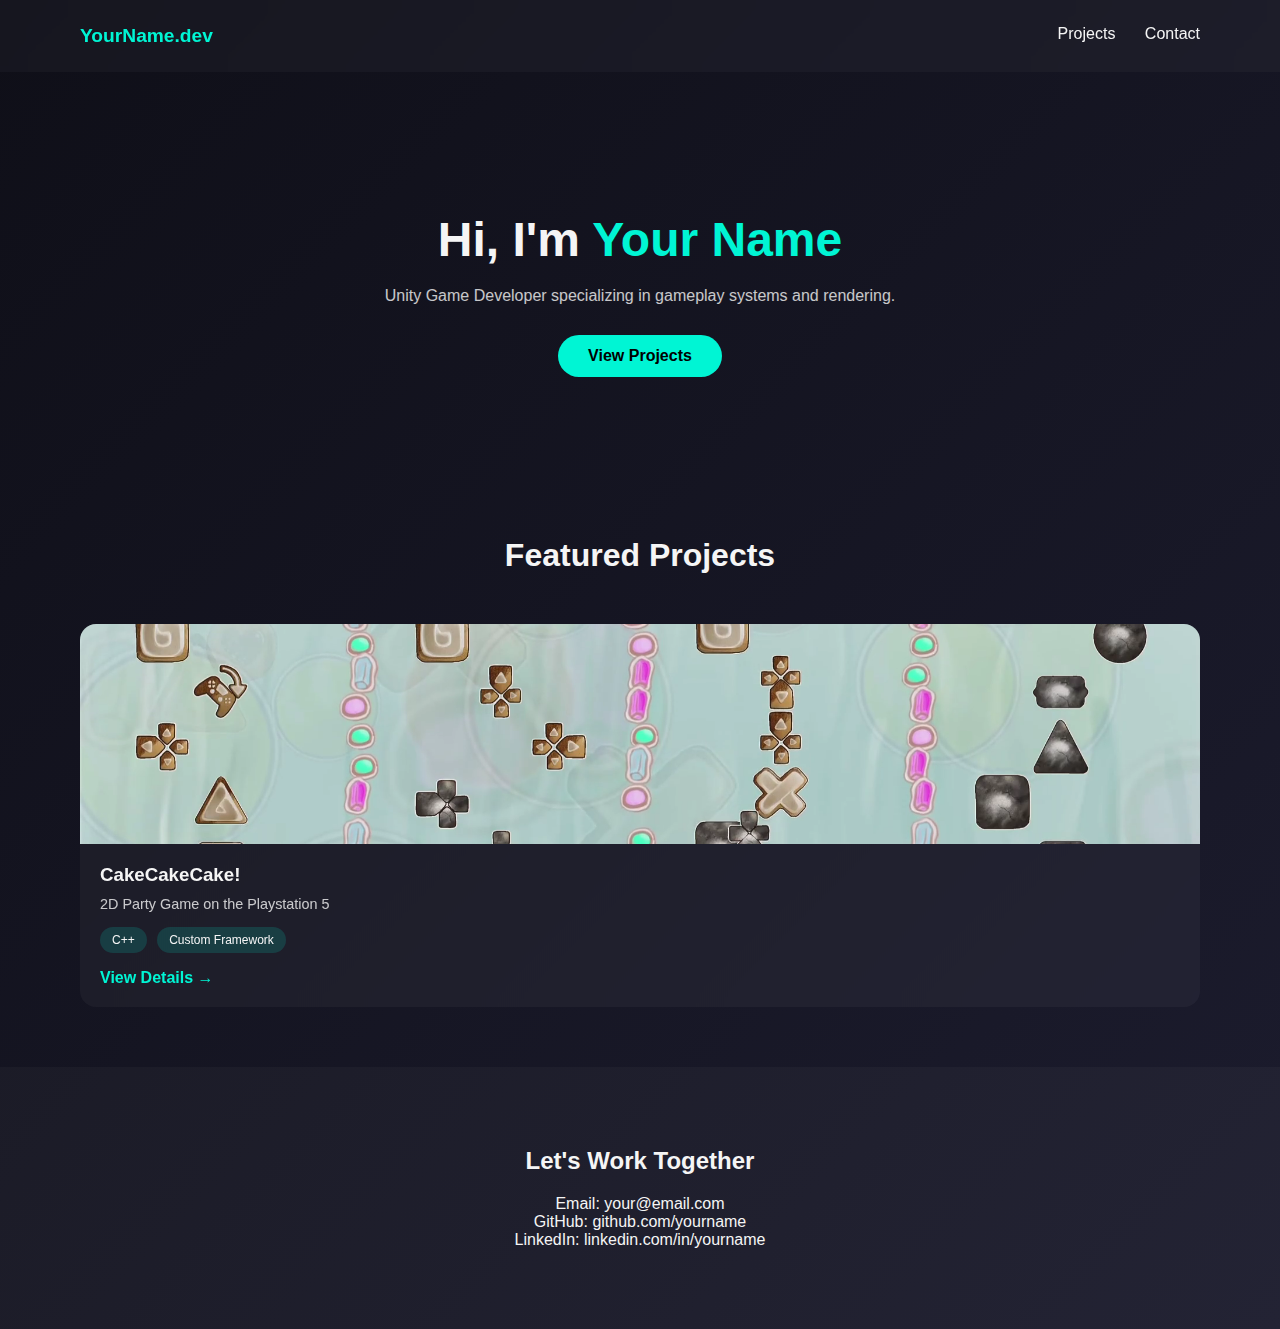
<file: html/index.html>
<!DOCTYPE html>
<html lang="en">
<head>
    <meta charset="UTF-8">
    <title>Your Name | Game Developer</title>
    <link rel="stylesheet" href="../css/style.css">
</head>
<body>

    <header class="navbar">
        <div class="logo">YourName.dev</div>
        <nav>
            <a href="#projects">Projects</a>
            <a href="#contact">Contact</a>
        </nav>
    </header>

    <!-- HERO -->
    <section class="hero">
        <h1>Hi, I'm <span>Your Name</span></h1>
        <p>Unity Game Developer specializing in gameplay systems and rendering.</p>
        <a href="#projects" class="btn">View Projects</a>
    </section>

    <!-- PROJECTS -->
    <section id="projects" class="projects">
        <h2>Featured Projects</h2>

        <div class="project-grid">

            <!-- PROJECT CARD -->
            <div class="project-card">
                <img src="../images/cakecakecake.png" alt="Project Screenshot">
                <div class="project-content">
                    <h3>CakeCakeCake!</h3>
                    <p>2D Party Game on the Playstation 5</p>
                    <div class="tags">
                        <span>C++</span>
                        <span>Custom Framework</span>
                    </div>
                    <a href="CakeCakeCake.html" class="project-link">View Details →</a>
                </div>
            </div>

            <!-- Duplicate this block for more projects -->

        </div>
    </section>

    <!-- CONTACT -->
    <section id="contact" class="contact">
        <h2>Let's Work Together</h2>
        <p>Email: your@email.com</p>
        <p>GitHub: github.com/yourname</p>
        <p>LinkedIn: linkedin.com/in/yourname</p>
    </section>

</body>
</html>
</file>
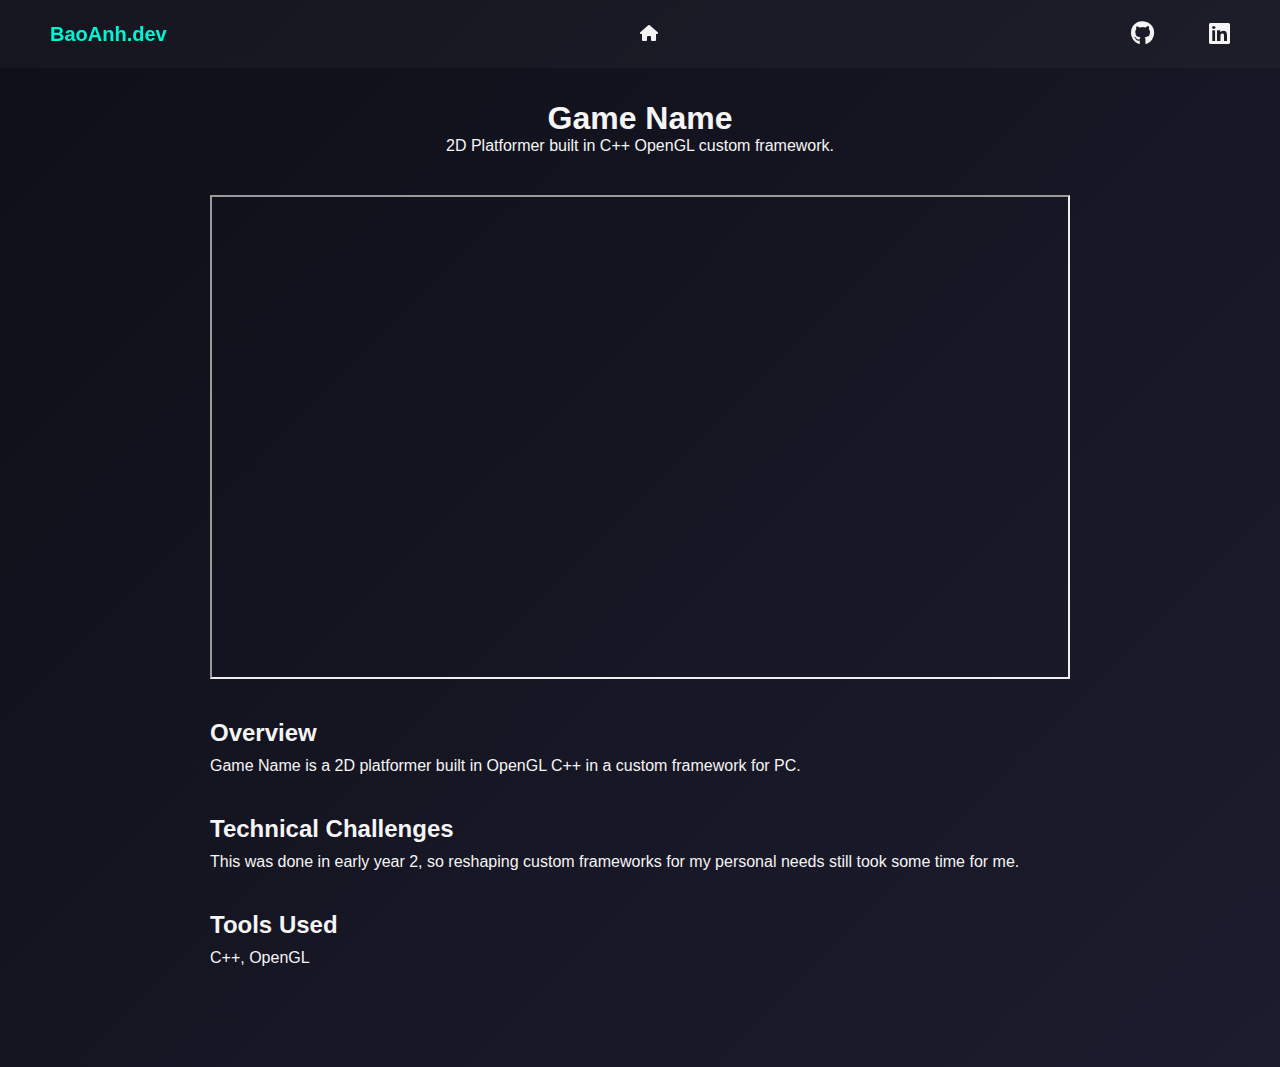
<file: gamename/gamename.html>
<!DOCTYPE html>
<html lang="en">

<head>
    <meta charset="UTF-8">
    <meta name="viewport" content="width=device-width, initial-scale=1.0">
    <title>Game Name</title>
    <link rel="stylesheet" href="../global.css">
    <link rel="stylesheet" href="https://cdnjs.cloudflare.com/ajax/libs/font-awesome/6.4.0/css/all.min.css">
</head>

<body>
    <header class="navbar">
        <div class="logo">BaoAnh.dev</div>
        <a href="../index.html" class="home-link">
            <i class="fa-solid fa-house"></i>
        </a>
        <div class="contact-icons">
            <a href="https://github.com/Uiskeee" target="_blank" title="GitHub">
                <i class="fab fa-github"></i>
            </a>
            <a href="https://www.linkedin.com/in/vodinhbaoanh/" target="_blank" title="LinkedIn">
                <i class="fab fa-linkedin"></i>
            </a>
        </div>
    </header>

    <section class="project-hero">
        <h1>Game Name</h1>
        <p>2D Platformer built in C++ OpenGL custom framework.</p>
    </section>

    <section class="project-details">

        <!-- VIDEO -->
        <div class="video-container">
            <iframe src="https://www.youtube.com/embed/LB4X8-I2TPo">
            </iframe>
        </div>

        <!-- DESCRIPTION -->
        <div class="project-description">
            <h2>Overview</h2>
            <p>
                Game Name is a 2D platformer built in OpenGL C++ in a custom framework for PC.
            </p>

            <h2>Technical Challenges</h2>
            <p>
                This was done in early year 2, so reshaping custom frameworks for my personal needs still took some time for me.
            </p>

            <h2>Tools Used</h2>
            <p>C++, OpenGL</p>

        </div>

    </section>

</body>

</html>
</file>
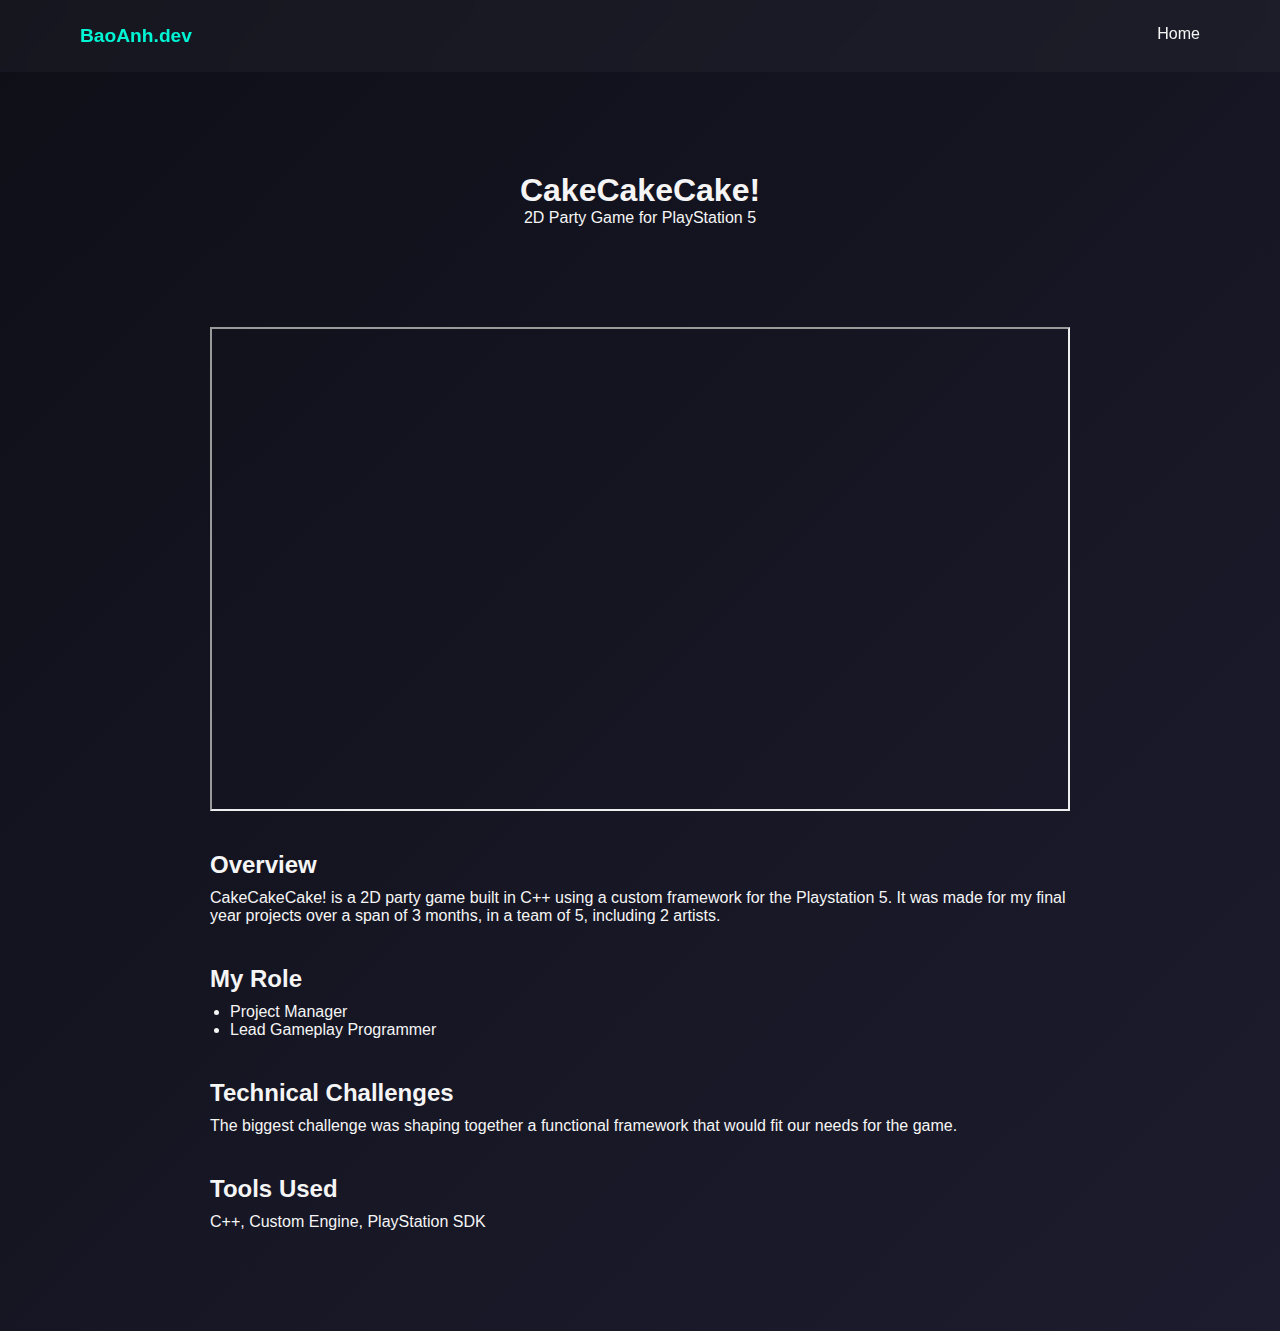
<file: html/CakeCakeCake.html>
<!DOCTYPE html>
<html lang="en">
<head>
    <meta charset="UTF-8">
    <title>CakeCakeCake! | Team Shiba</title>
    <link rel="stylesheet" href="../css/style.css">
</head>
<body>

<header class="navbar">
    <div class="logo">BaoAnh.dev</div>
    <nav>
        <a href="../index.html">Home</a>
    </nav>
</header>

<section class="project-hero">
    <h1>CakeCakeCake!</h1>
    <p>2D Party Game for PlayStation 5</p>
</section>

<section class="project-details">

    <!-- VIDEO -->
    <div class="video-container">
    <iframe 
        src="https://www.youtube.com/embed/JpJFQtiWUgE">
    </iframe>
    </div>

    <!-- DESCRIPTION -->
    <div class="project-description">
        <h2>Overview</h2>
        <p>
            CakeCakeCake! is a 2D party game built in C++ using a custom framework for the Playstation 5.
            It was made for my final year projects over a span of 3 months, in a team of 5, including 2 artists.
        </p>

        <h2>My Role</h2>
        <ul>
            <li>Project Manager</li>
            <li>Lead Gameplay Programmer</li>
        </ul>

        <h2>Technical Challenges</h2>
        <p>
            The biggest challenge was shaping together a functional framework that would fit our needs for the game.
        </p>

        <h2>Tools Used</h2>
        <p>C++, Custom Engine, PlayStation SDK</p>

    </div>

</section>

</body>
</html>
</file>
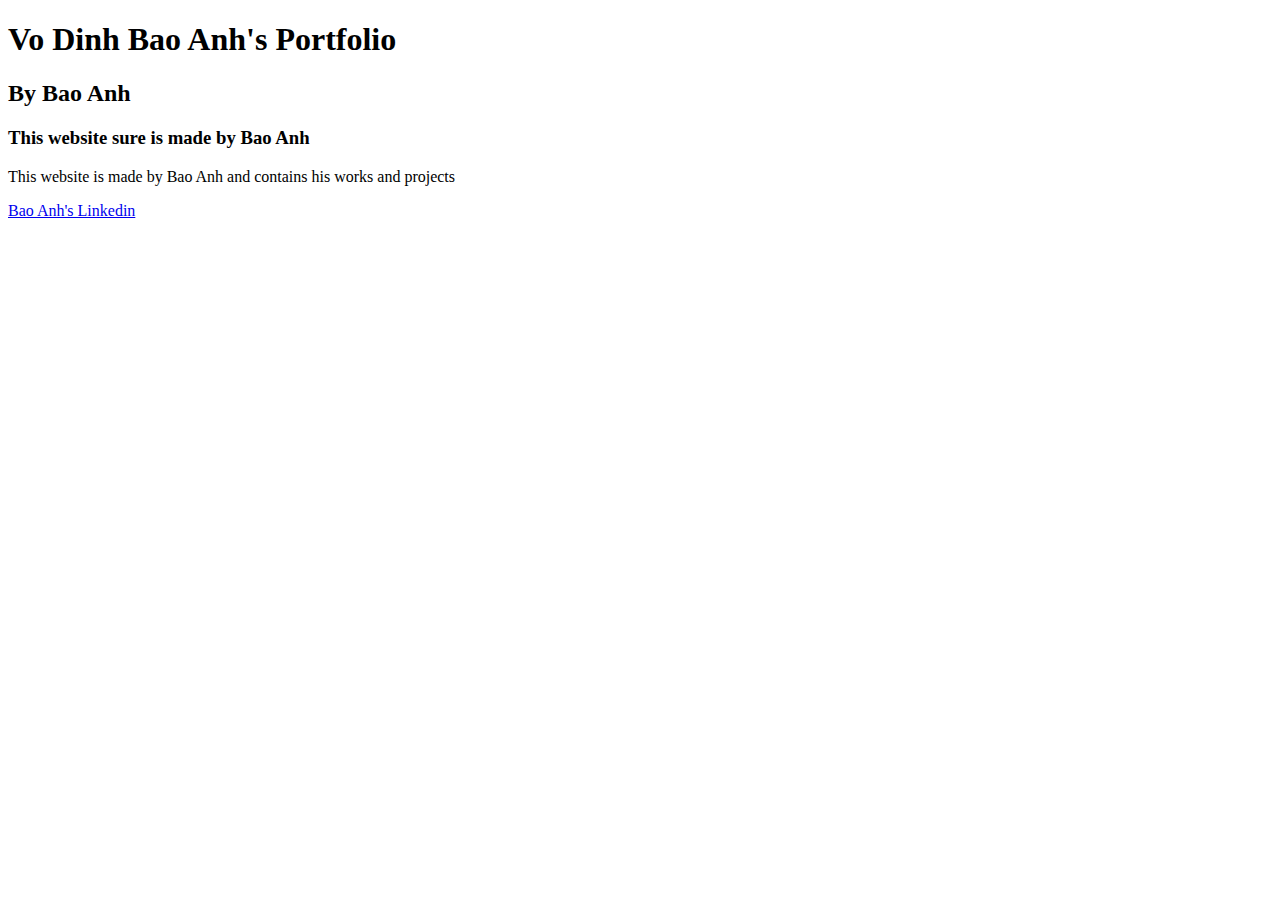
<file: html/porfolio.html>
<!DOCTYPE html>
<html lang="en">

<head>
    <title>Bao Anh's Portfolio</title>
</head>

<body>
    <h1>Vo Dinh Bao Anh's Portfolio</h1>
    <h2>By Bao Anh</h2>
    <h3>This website sure is made by Bao Anh</h3>

    <p>This website is made by Bao Anh and contains his works and projects</p>
    <a href="https://www.linkedin.com/in/vo-dinh-bao-anh-a9834a2ab/" target="_blank">Bao Anh's Linkedin</a>

</body>


</html>
</file>
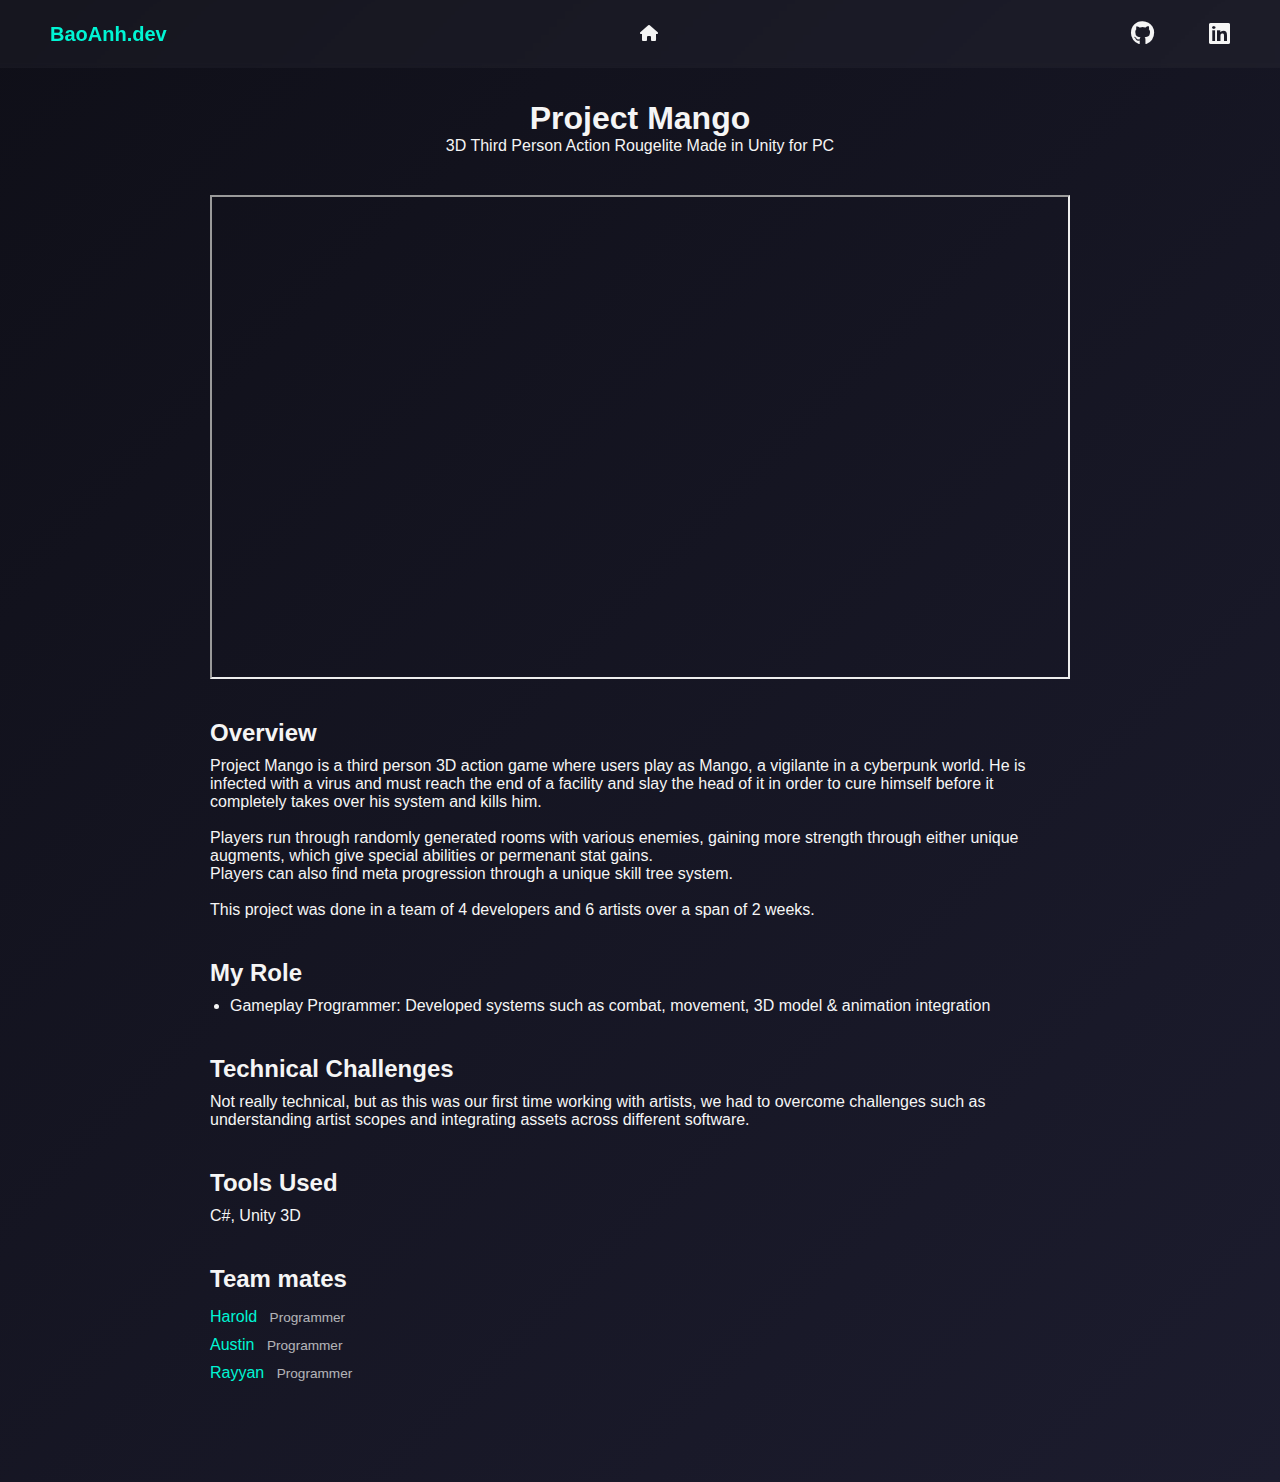
<file: projectmango/projectmango.html>
<!DOCTYPE html>
<html lang="en">

<head>
    <meta charset="UTF-8">
    <title>Project Mango</title>
    <link rel="stylesheet" href="../global.css">
    <link rel="stylesheet" href="https://cdnjs.cloudflare.com/ajax/libs/font-awesome/6.4.0/css/all.min.css">
</head>

<body>
    <header class="navbar">
        <div class="logo">BaoAnh.dev</div>
        <a href="../index.html" class="home-link">
            <i class="fa-solid fa-house"></i>
        </a>
        <div class="contact-icons">
            <a href="https://github.com/Uiskeee" target="_blank" title="GitHub">
                <i class="fab fa-github"></i>
            </a>
            <a href="https://linkedin.com/in/vo-dinh-bao-anh" target="_blank" title="LinkedIn">
                <i class="fab fa-linkedin"></i>
            </a>
        </div>
    </header>

    <section class="project-hero">
        <h1>Project Mango</h1>
        <p>3D Third Person Action Rougelite Made in Unity for PC</p>
    </section>

    <section class="project-details">

        <!-- VIDEO -->
        <div class="video-container">
            <iframe src="https://www.youtube.com/embed/N-50lH2UYYY">
            </iframe>
        </div>

        <!-- DESCRIPTION -->
        <div class="project-description">
            <h2>Overview</h2>
            <p>
                Project Mango is a third person 3D action game where users play as Mango, a vigilante in a cyberpunk world. He 
                is infected with a virus and must reach the end of a facility and slay the head of it in order to cure himself before
                it completely takes over his system and kills him.
                <br>
                <br>
                Players run through randomly generated rooms with various enemies, gaining more strength through either unique augments,
                which give special abilities or permenant stat gains.
                <br>
                Players can also find meta progression through a unique skill tree system.
            </p>

                <br>
            <p>
                This project was done in a team of 4 developers and 6 artists over a span of 2 weeks.
            </p>

            <h2>My Role</h2>
            <ul>
                <li>Gameplay Programmer: Developed systems such as combat, movement, 3D model & animation integration</li>
            </ul>

            <h2>Technical Challenges</h2>
            <p>
                Not really technical, but as this was our first time working with artists, we had to overcome challenges such as
                understanding artist scopes and integrating assets across different software.
            </p>

            <h2>Tools Used</h2>
            <p>C#, Unity 3D</p>

                        <h2>Team mates</h2>

            <div class="team-list">
                <div class="team-member">
                    <a href="https://www.linkedin.com/in/harold-tanoto-768b83291/" target="_blank">Harold</a>
                    <span class="role">Programmer</span>
                </div>

                <div class="team-member">
                    <a href="https://www.linkedin.com/in/austin-koh-a631b1312/" target="_blank">Austin</a>
                    <span class="role">Programmer</span>
                </div>

                <div class="team-member">
                    <a href="https://www.linkedin.com/in/rayyan-zalman-4945b5335/" target="_blank">Rayyan</a>
                    <span class="role">Programmer</span>
                </div>
            </div>

        </div>

    </section>

</body>

</html>
</file>
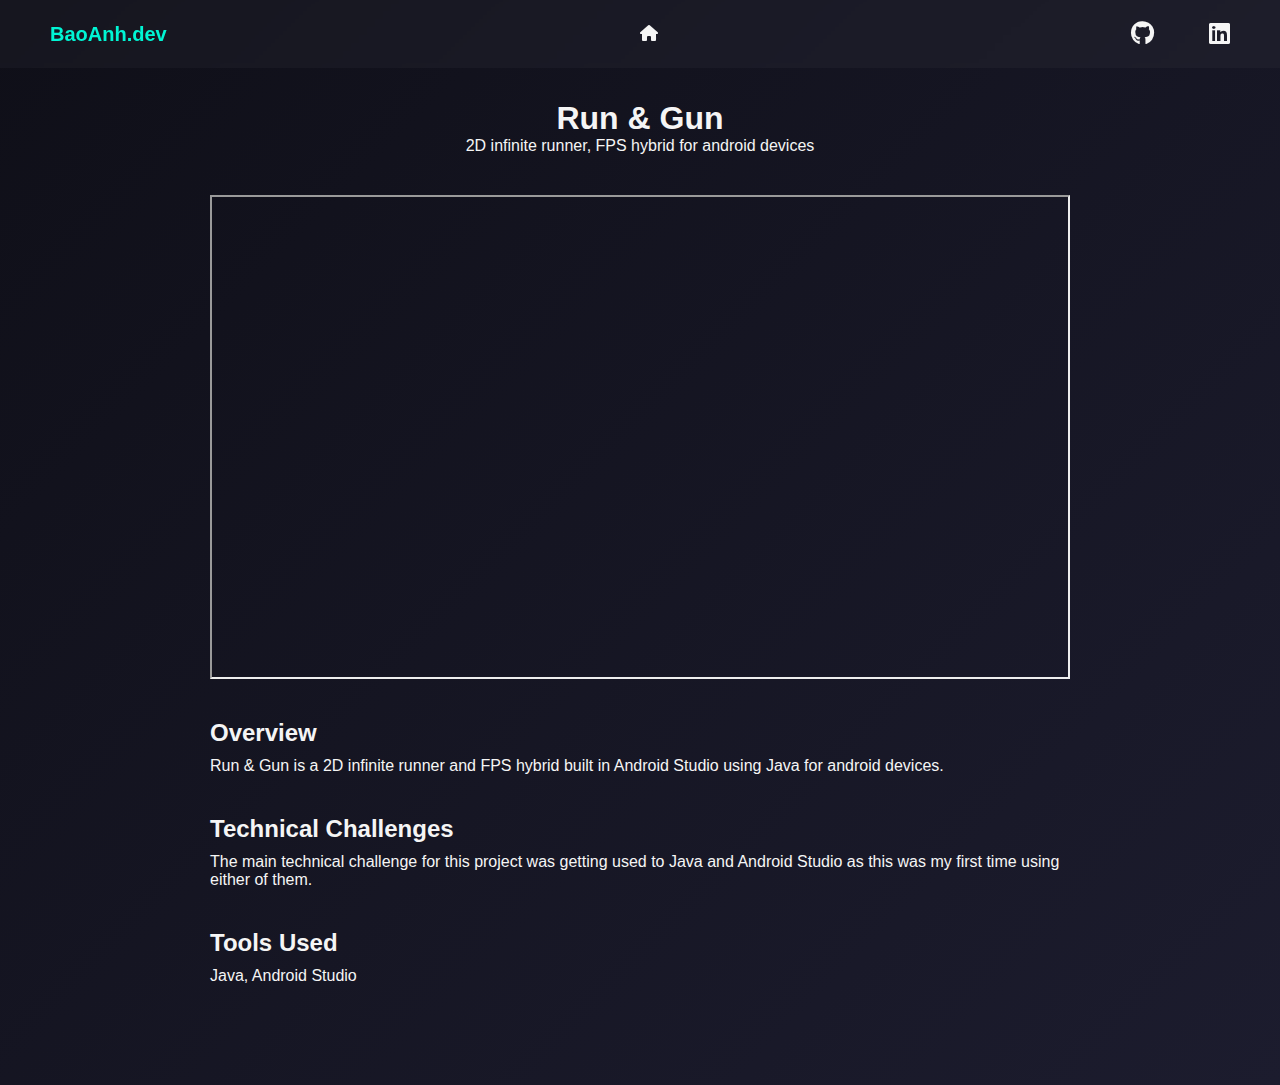
<file: run&gun/run&gun.html>
<!DOCTYPE html>
<html lang="en">

<head>
    <meta charset="UTF-8">
    <meta name="viewport" content="width=device-width, initial-scale=1.0">
    <title>Run & Gun</title>
    <link rel="stylesheet" href="../global.css">
    <link rel="stylesheet" href="https://cdnjs.cloudflare.com/ajax/libs/font-awesome/6.4.0/css/all.min.css">
</head>

<body>
    <header class="navbar">
        <div class="logo">BaoAnh.dev</div>
        <a href="../index.html" class="home-link">
            <i class="fa-solid fa-house"></i>
        </a>
        <div class="contact-icons">
            <a href="https://github.com/Uiskeee" target="_blank" title="GitHub">
                <i class="fab fa-github"></i>
            </a>
            <a href="https://www.linkedin.com/in/vodinhbaoanh/" target="_blank" title="LinkedIn">
                <i class="fab fa-linkedin"></i>
            </a>
        </div>
    </header>

    <section class="project-hero">
        <h1>Run & Gun</h1>
        <p>2D infinite runner, FPS hybrid for android devices</p>
    </section>

    <section class="project-details">

        <!-- VIDEO -->
        <div class="video-container">
            <iframe src="https://www.youtube.com/embed/cltfDl-gJfc">
            </iframe>
        </div>

        <!-- DESCRIPTION -->
        <div class="project-description">
            <h2>Overview</h2>
            <p>
                Run & Gun is a 2D infinite runner and FPS hybrid built in Android Studio using Java for android devices.
            </p>

            <h2>Technical Challenges</h2>
            <p>
                The main technical challenge for this project was getting used to Java and Android Studio as this was my first time 
                using either of them.
            </p>

            <h2>Tools Used</h2>
            <p>Java, Android Studio</p>

        </div>

    </section>

</body>

</html>
</file>
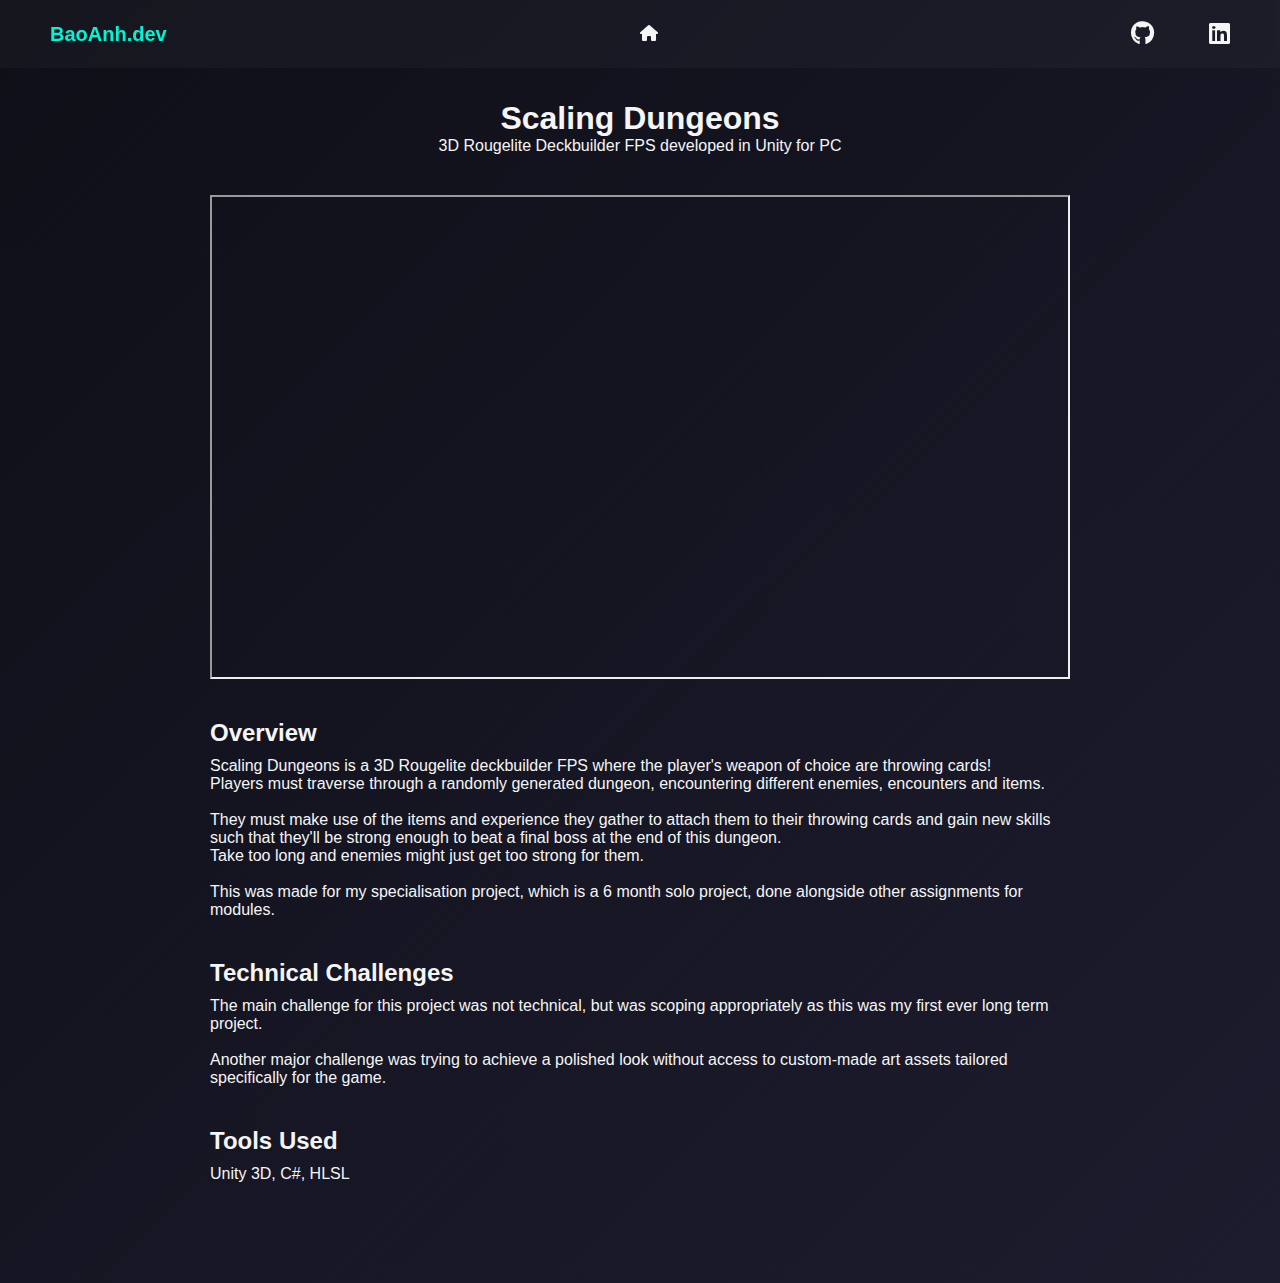
<file: scalingdungeons/scalingdungeons.html>
<!DOCTYPE html>
<html lang="en">

<head>
    <meta charset="UTF-8">
    <meta name="viewport" content="width=device-width, initial-scale=1.0">
    <title>Scaling Dungeons</title>
    <link rel="stylesheet" href="../global.css">
    <link rel="stylesheet" href="https://cdnjs.cloudflare.com/ajax/libs/font-awesome/6.4.0/css/all.min.css">
</head>

<body>
    <header class="navbar">
        <div class="logo">BaoAnh.dev</div>
        <a href="../index.html" class="home-link">
            <i class="fa-solid fa-house"></i>
        </a>
        <div class="contact-icons">
            <a href="https://github.com/Uiskeee" target="_blank" title="GitHub">
                <i class="fab fa-github"></i>
            </a>
            <a href="https://www.linkedin.com/in/vodinhbaoanh/" target="_blank" title="LinkedIn">
                <i class="fab fa-linkedin"></i>
            </a>
        </div>
    </header>

    <section class="project-hero">
        <h1>Scaling Dungeons</h1>
        <p>3D Rougelite Deckbuilder FPS developed in Unity for PC</p>
    </section>

    <section class="project-details">

        <!-- VIDEO -->
        <div class="video-container">
            <iframe src="https://www.youtube.com/embed/_md9j7r6A-U">
            </iframe>
        </div>

        <!-- DESCRIPTION -->
        <div class="project-description">
            <h2>Overview</h2>
            <p>
                Scaling Dungeons is a 3D Rougelite deckbuilder FPS where the player's weapon of choice are throwing cards!
                <br>
                Players must traverse through a randomly generated dungeon, encountering different enemies, encounters and items.
                <br>
                <br>
                They must make use of the items and experience they gather to attach them to their throwing cards and gain new skills
                such that they'll be strong enough to beat a final boss at the end of this dungeon. 
                <br>
                Take too long and enemies might just get too strong for them.
            </p>
            <br>
            <p>
                This was made for my specialisation project, which is a 6 month solo project, done alongside
                other assignments for modules.
            </p>

            <h2>Technical Challenges</h2>
            <p>
                The main challenge for this project was not technical, but was scoping appropriately as this was my first ever
                long term project.
                <br>
                <br>
                Another major challenge was trying to achieve a polished look without access to custom-made art assets tailored specifically for the game.
            </p>

            <h2>Tools Used</h2>
            <p>Unity 3D, C#, HLSL</p>

        </div>

    </section>

</body>

</html>
</file>
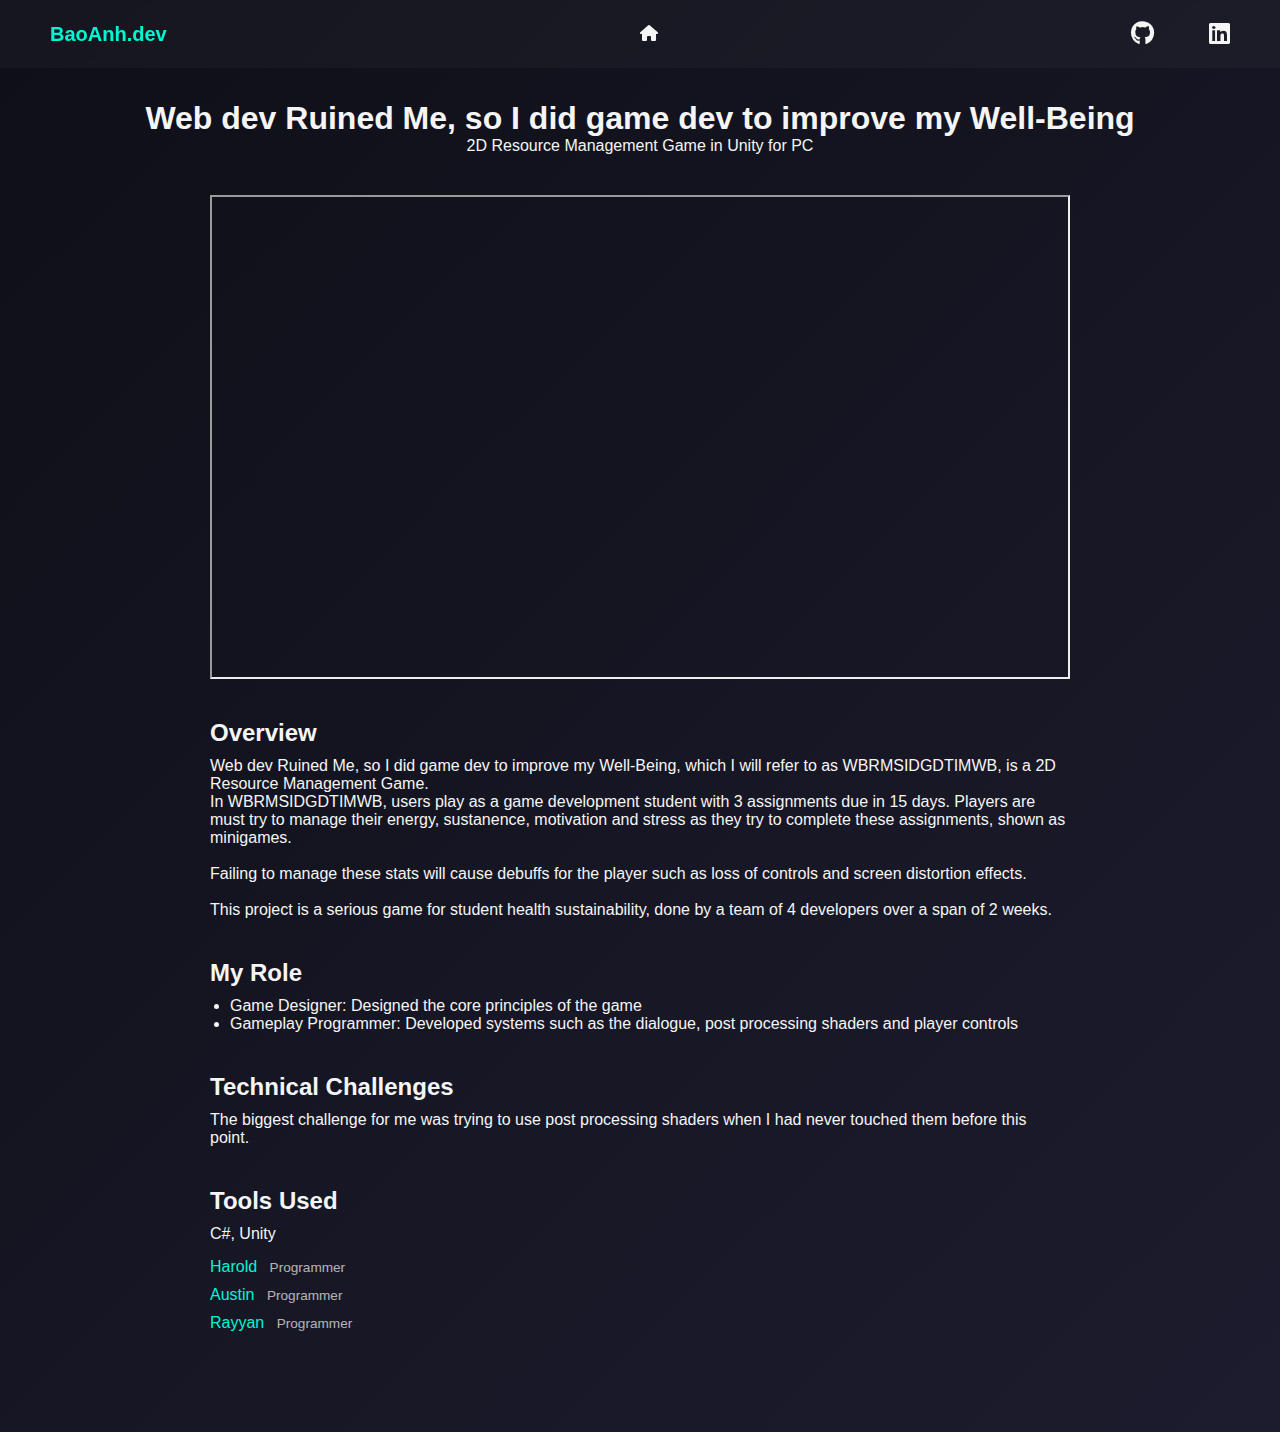
<file: WBRMSIDGDTIMWB/WBRMSIDGDTIMWB.html>
<!DOCTYPE html>
<html lang="en">

<head>
    <meta charset="UTF-8">
    <link rel="stylesheet" href="../global.css">
    <link rel="stylesheet" href="https://cdnjs.cloudflare.com/ajax/libs/font-awesome/6.4.0/css/all.min.css">
</head>

<body>
    <header class="navbar">
        <div class="logo">BaoAnh.dev</div>
        <a href="../index.html" class="home-link">
            <i class="fa-solid fa-house"></i>
        </a>
        <div class="contact-icons">
            <a href="https://github.com/Uiskeee" target="_blank" title="GitHub">
                <i class="fab fa-github"></i>
            </a>
            <a href="https://linkedin.com/in/vo-dinh-bao-anh" target="_blank" title="LinkedIn">
                <i class="fab fa-linkedin"></i>
            </a>
        </div>
    </header>

    <section class="project-hero">
        <h1>Web dev Ruined Me, so I did game dev to improve my Well-Being</h1>
        <p>2D Resource Management Game in Unity for PC</p>
    </section>

    <section class="project-details">

        <!-- VIDEO -->
        <div class="video-container">
            <iframe src="https://www.youtube.com/embed/bGCriPM1bq4">
            </iframe>
        </div>

        <!-- DESCRIPTION -->
        <div class="project-description">
            <h2>Overview</h2>
            <p>
                Web dev Ruined Me, so I did game dev to improve my Well-Being, which I will refer to as WBRMSIDGDTIMWB,
                is
                a 2D Resource Management Game.
                <br>
                In WBRMSIDGDTIMWB, users play as a game development student with 3 assignments due in 15 days. Players
                are must try
                to manage their energy, sustanence, motivation and stress as they try to complete these assignments,
                shown as minigames.
                <br>
                <br>
                Failing to manage these stats will cause debuffs for the player such as loss of controls and screen
                distortion effects.
            </p>
            <br>
            <p>
                This project is a serious game for student health sustainability, done by a team of 4 developers over a
                span of 2 weeks.
            </p>

            <h2>My Role</h2>
            <ul>
                <li>Game Designer: Designed the core principles of the game </li>
                <li>Gameplay Programmer: Developed systems such as the dialogue, post processing shaders and player
                    controls</li>
            </ul>

            <h2>Technical Challenges</h2>
            <p>
                The biggest challenge for me was trying to use post processing shaders when I had never touched them
                before this point.
            </p>

            <h2>Tools Used</h2>
            <p>C#, Unity</p>

            <div class="team-list">
                <div class="team-member">
                    <a href="https://www.linkedin.com/in/harold-tanoto-768b83291/" target="_blank">Harold</a>
                    <span class="role">Programmer</span>
                </div>

                <div class="team-member">
                    <a href="https://www.linkedin.com/in/austin-koh-a631b1312/" target="_blank">Austin</a>
                    <span class="role">Programmer</span>
                </div>

                <div class="team-member">
                    <a href="https://www.linkedin.com/in/rayyan-zalman-4945b5335/" target="_blank">Rayyan</a>
                    <span class="role">Programmer</span>
                </div>
            </div>

        </div>

    </section>

</body>

</html>
</file>
<file: global.css>
html, body {
    background-color: rgba(0, 0, 0, 0.55);
}

* CONTENT */
.project-content {
    padding: 20px;
}

.project-content h3 {
    margin-bottom: 10px;
}

.project-content p {
    font-size: 0.9rem;
    opacity: 0.8;
    margin-bottom: 15px;
}

.project-hero {
    text-align: center;
    padding: 100px 20px 0px;
}

.project-details {
    max-width: 900px;
    margin: auto;
    padding: 40px 20px 100px;
}

.video-container {
    position: relative;
    padding-bottom: 56.25%; /* 16:9 */
    height: 0;
    margin-bottom: 40px;
}

.video-container iframe {
    position: absolute;
    width: 100%;
    height: 100%;
}

.project-description h2 {
    margin-top: 40px;
    margin-bottom: 10px;
}

.project-description ul {
    margin-left: 20px;
}


* {
    margin: 0;
    padding: 0;
    box-sizing: border-box;
    scroll-behavior: smooth;
}

body {
    font-family: 'Segoe UI', sans-serif;
    background: linear-gradient(135deg, #0f0f18, #1c1c2e);
    color: #f5f5f5;
}

.navbar {
    position: fixed;
    top: 0;
    left: 0;
    width: 100%;

    display: flex;
    justify-content: space-between;
    align-items: center;
    padding-left: 50px;
    padding-right: 50px;

    background: rgba(255, 255, 255, 0.03);
    backdrop-filter: blur(2px);
    z-index: 1000;
}

.logo {
    font-weight: bold;
    font-size: 1.25rem;
    color: #00f5d4;
}

.navbar a {
    color: #f5f5f5;
    text-decoration: none;
    margin-left: 25px;
    transition: 0.3s;
}

.navbar a:hover {
    color: #00f5d4;
}

.contact-icons {
    display: flex;
    justify-content: center;
    gap: 30px;
    margin: 20px 0;
}

.contact-icons a {
    font-size: 1.5rem;
}

.contact-icons a:hover {
    transform: scale(1.2);
}

.other-media {
    margin-top: 60px;
}

.section-title {
    font-size: 1.6rem;
    margin-bottom: 20px;
    color: #f5f5f5;
}

.media-grid {
    display: grid;
    grid-template-columns: repeat(auto-fit, minmax(220px, 1fr));
    gap: 15px;
}

.media-item {
    overflow: hidden;
}

.media-item img {
    width: 100%;
    height: auto;
    display: block;
    border-radius: 8px;
    transition: transform 0.2s ease;
}

.media-item.video {
    grid-column: span 2;
}

.media-item iframe {
    width: 100%;
    aspect-ratio: 16 / 9;
    border-radius: 8px;
}

.media-caption {
    font-size: 0.85rem;
    opacity: 0.7;
    margin-top: 6px;
}



.team-list {
    margin-top: 15px;
    display: flex;
    flex-direction: column;
    gap: 10px;
}

.team-member a {
    color: #00f5d4;
    text-decoration: none;
    font-weight: 500;
}

.team-member a:hover {
    text-decoration: underline;
}

.role {
    margin-left: 8px;
    font-size: 0.85rem;
    opacity: 0.7;
}

/* RESPONSIVE DESIGN */

@media (max-width: 1024px) {
    .navbar {
        padding: 20px 40px;
    }

    .projects {
        padding: 60px 40px;
    }
}

@media (max-width: 768px) {

    /* NAVBAR STACK */
    .navbar {
        flex-direction: column;
        align-items: center;
        gap: 15px;
    }

    /* HERO TEXT SMALLER */
    .hero h1 {
        font-size: 1.8rem;
    }

    .hero {
        padding: 100px 20px 60px;
    }

    /* PROJECT SECTION PADDING */
    .projects {
        padding: 40px 20px;
    }

    /* GRID FULL WIDTH */
    .project-grid {
        grid-template-columns: 1fr;
    }

    /* CONTACT */
    .contact {
        padding: 60px 20px;
    }
}
@media (max-width: 600px) {
    .media-item.video {
        grid-column: span 1;
    }

    .hero h1 {
        font-size: 1.8rem;
    }
}
@media (max-width: 480px) {

    .hero h1 {
        font-size: 1.8rem;
    }

    .btn {
        padding: 10px 20px;
        font-size: 0.9rem;
    }

    .project-card img {
        height: 180px;
    }
}
</file>
<file: css/style.css>
/* RESET */
* {
    margin: 0;
    padding: 0;
    box-sizing: border-box;
    scroll-behavior: smooth;
}

/* GLOBAL */
body {
    font-family: 'Segoe UI', sans-serif;
    background: linear-gradient(135deg, #0f0f18, #1c1c2e);
    color: #f5f5f5;
}

/* NAVBAR */
.navbar {
    display: flex;
    justify-content: space-between;
    padding: 25px 80px;
    background: rgba(255, 255, 255, 0.03);
    backdrop-filter: blur(10px);
}

.logo {
    font-weight: bold;
    font-size: 1.2rem;
    color: #00f5d4;
}

.navbar a {
    color: #f5f5f5;
    text-decoration: none;
    margin-left: 25px;
    transition: 0.3s;
}

.navbar a:hover {
    color: #00f5d4;
}

/* HERO */
.hero {
    text-align: center;
    padding: 140px 20px 100px 20px;
}

.hero h1 {
    font-size: 3rem;
}

.hero span {
    color: #00f5d4;
}

.hero p {
    margin-top: 20px;
    opacity: 0.8;
}


.btn {
    display: inline-block;
    margin-top: 30px;
    padding: 12px 30px;
    background: #00f5d4;
    color: #000;
    font-weight: bold;
    border-radius: 30px;
    text-decoration: none;
    transition: 0.3s;
}

.btn:hover {
    transform: translateY(-4px);
    box-shadow: 0 10px 25px rgba(0, 245, 212, 0.4);
}

/* PROJECT SECTION */
.projects {
    padding: 60px 80px;
}

.projects h2 {
    text-align: center;
    margin-bottom: 50px;
    font-size: 2rem;
}

/* GRID */
.project-grid {
    display: grid;
    grid-template-columns: repeat(auto-fit, minmax(320px, 1fr));
    gap: 40px;
}

/* CARD */
.project-card {
    background: rgba(255, 255, 255, 0.04);
    border-radius: 16px;
    overflow: hidden;
    transition: 0.3s ease;
    backdrop-filter: blur(12px);
}

.project-card:hover {
    transform: translateY(-8px);
    box-shadow: 0 20px 40px rgba(0, 0, 0, 0.6);
}

/* IMAGE FIX */
.project-card img {
    width: 100%;
    height: 220px;
    object-fit: cover;
    display: block;
}

/* CONTENT */
.project-content {
    padding: 20px;
}

.project-content h3 {
    margin-bottom: 10px;
}

.project-content p {
    font-size: 0.9rem;
    opacity: 0.8;
    margin-bottom: 15px;
}

/* TAGS */
.tags span {
    display: inline-block;
    background: rgba(0, 245, 212, 0.15);
    padding: 6px 12px;
    border-radius: 20px;
    font-size: 0.75rem;
    margin-right: 6px;
    margin-bottom: 6px;
}

.project-link {
    display: inline-block;
    margin-top: 10px;
    color: #00f5d4;
    text-decoration: none;
    font-weight: bold;
}

/* CONTACT */
.contact {
    text-align: center;
    padding: 80px 20px;
    background: rgba(255, 255, 255, 0.03);
}

.contact h2 {
    margin-bottom: 20px;
}

.project-hero {
    text-align: center;
    padding: 100px 20px 60px;
}

.project-details {
    max-width: 900px;
    margin: auto;
    padding: 40px 20px 100px;
}

.video-container {
    position: relative;
    padding-bottom: 56.25%; /* 16:9 */
    height: 0;
    margin-bottom: 40px;
}

.video-container iframe {
    position: absolute;
    width: 100%;
    height: 100%;
}

.project-description h2 {
    margin-top: 40px;
    margin-bottom: 10px;
}

.project-description ul {
    margin-left: 20px;
}



/* ========================= */
/* RESPONSIVE DESIGN */
/* ========================= */

@media (max-width: 1024px) {
    .navbar {
        padding: 20px 40px;
    }

    .projects {
        padding: 60px 40px;
    }
}

@media (max-width: 768px) {

    /* NAVBAR STACK */
    .navbar {
        flex-direction: column;
        align-items: center;
        gap: 15px;
    }

    /* HERO TEXT SMALLER */
    .hero h1 {
        font-size: 2.2rem;
    }

    .hero {
        padding: 100px 20px 60px;
    }

    /* PROJECT SECTION PADDING */
    .projects {
        padding: 40px 20px;
    }

    /* GRID FULL WIDTH */
    .project-grid {
        grid-template-columns: 1fr;
    }

    /* CONTACT */
    .contact {
        padding: 60px 20px;
    }
}

@media (max-width: 480px) {

    .hero h1 {
        font-size: 1.8rem;
    }

    .btn {
        padding: 10px 20px;
        font-size: 0.9rem;
    }

    .project-card img {
        height: 180px;
    }
}
</file>
